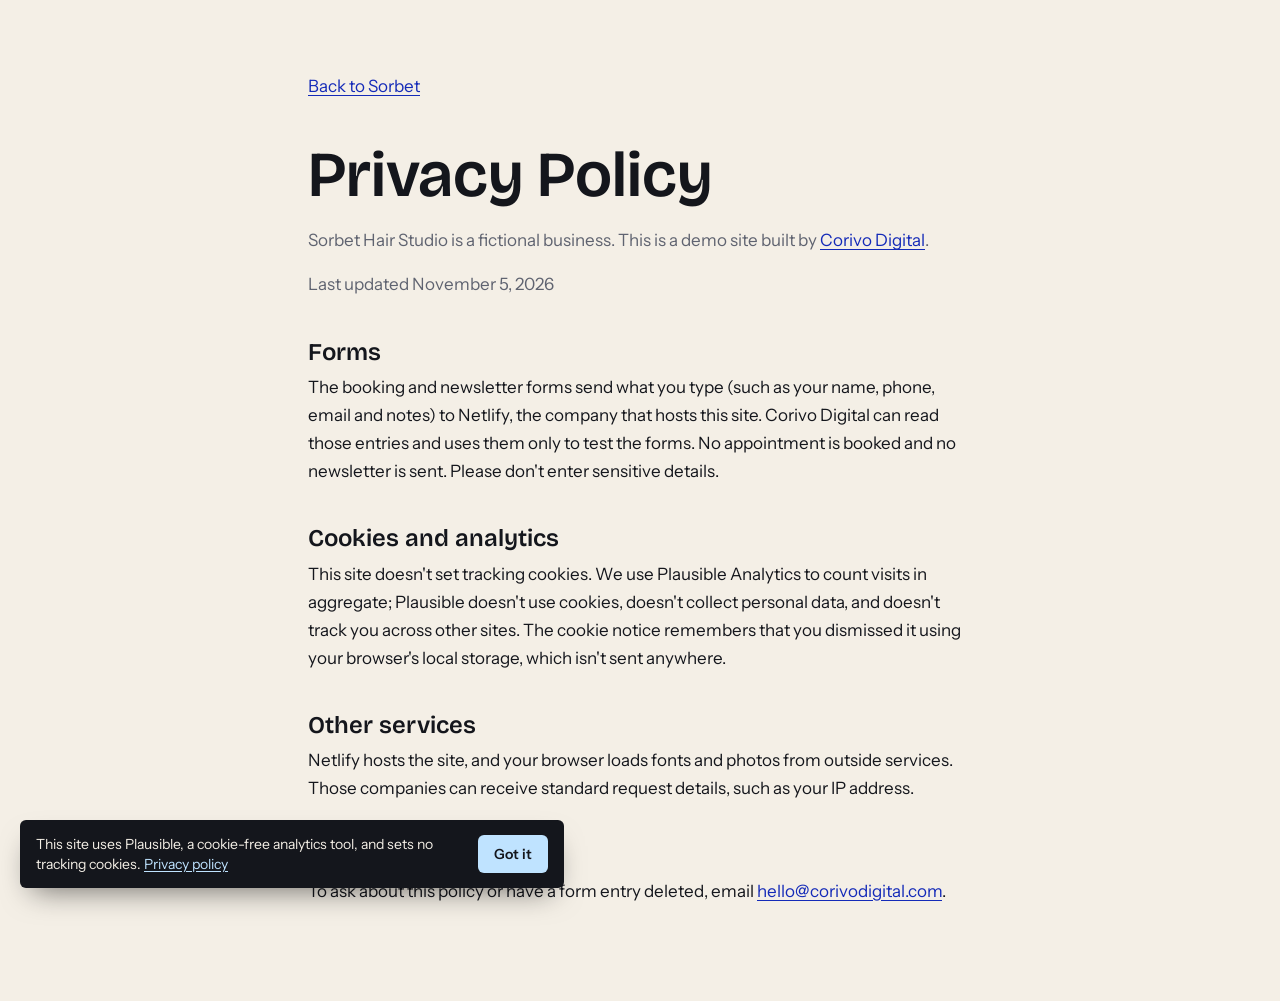
<file: privacy.html>
<!doctype html>
<html lang="en">
<head>
  <meta charset="utf-8">
  <meta name="viewport" content="width=device-width, initial-scale=1">
  <title>Privacy Policy | Sorbet Hair Studio</title>
  <meta name="description" content="How this Sorbet Hair Studio demo site handles information.">
  <link rel="canonical" href="https://salon.corivodigital.com/privacy.html">
  <meta name="theme-color" content="#f4efe6">
  <link rel="icon" href="/images/favicon.svg" type="image/svg+xml">
  <link rel="preconnect" href="https://fonts.googleapis.com">
  <link rel="preconnect" href="https://fonts.gstatic.com" crossorigin>
  <link href="https://fonts.googleapis.com/css2?family=Bricolage+Grotesque:opsz,wght@12..96,700&family=Instrument+Sans:wght@400;500&display=swap" rel="stylesheet">
  <link rel="stylesheet" href="/legal.css">
  <script src="/cookie-notice.js" defer></script>
  <!-- Privacy-friendly analytics by Plausible -->
  <script async src="https://plausible.io/js/pa-oLxXtuXEi0QqiUmvZrWHW.js"></script>
  <script>
    window.plausible=window.plausible||function(){(plausible.q=plausible.q||[]).push(arguments)},plausible.init=plausible.init||function(i){plausible.o=i||{}};
    plausible.init()
  </script>
</head>
<body>
  <main>
    <a class="back" href="/">Back to Sorbet</a>
    <h1>Privacy Policy</h1>
    <p class="note">Sorbet Hair Studio is a fictional business. This is a demo site built by <a href="https://corivodigital.com">Corivo Digital</a>.</p>
    <p class="note">Last updated November 5, 2026</p>
    <h2>Forms</h2>
    <p>The booking and newsletter forms send what you type (such as your name, phone, email and notes) to Netlify, the company that hosts this site. Corivo Digital can read those entries and uses them only to test the forms. No appointment is booked and no newsletter is sent. Please don't enter sensitive details.</p>
    <h2>Cookies and analytics</h2>
    <p>This site doesn't set tracking cookies. We use Plausible Analytics to count visits in aggregate; Plausible doesn't use cookies, doesn't collect personal data, and doesn't track you across other sites. The cookie notice remembers that you dismissed it using your browser's local storage, which isn't sent anywhere.</p>
    <h2>Other services</h2>
    <p>Netlify hosts the site, and your browser loads fonts and photos from outside services. Those companies can receive standard request details, such as your IP address.</p>
    <h2>Contact</h2>
    <p>To ask about this policy or have a form entry deleted, email <a href="mailto:hello@corivodigital.com">hello@corivodigital.com</a>.</p>
  </main>
</body>
</html>
</file>
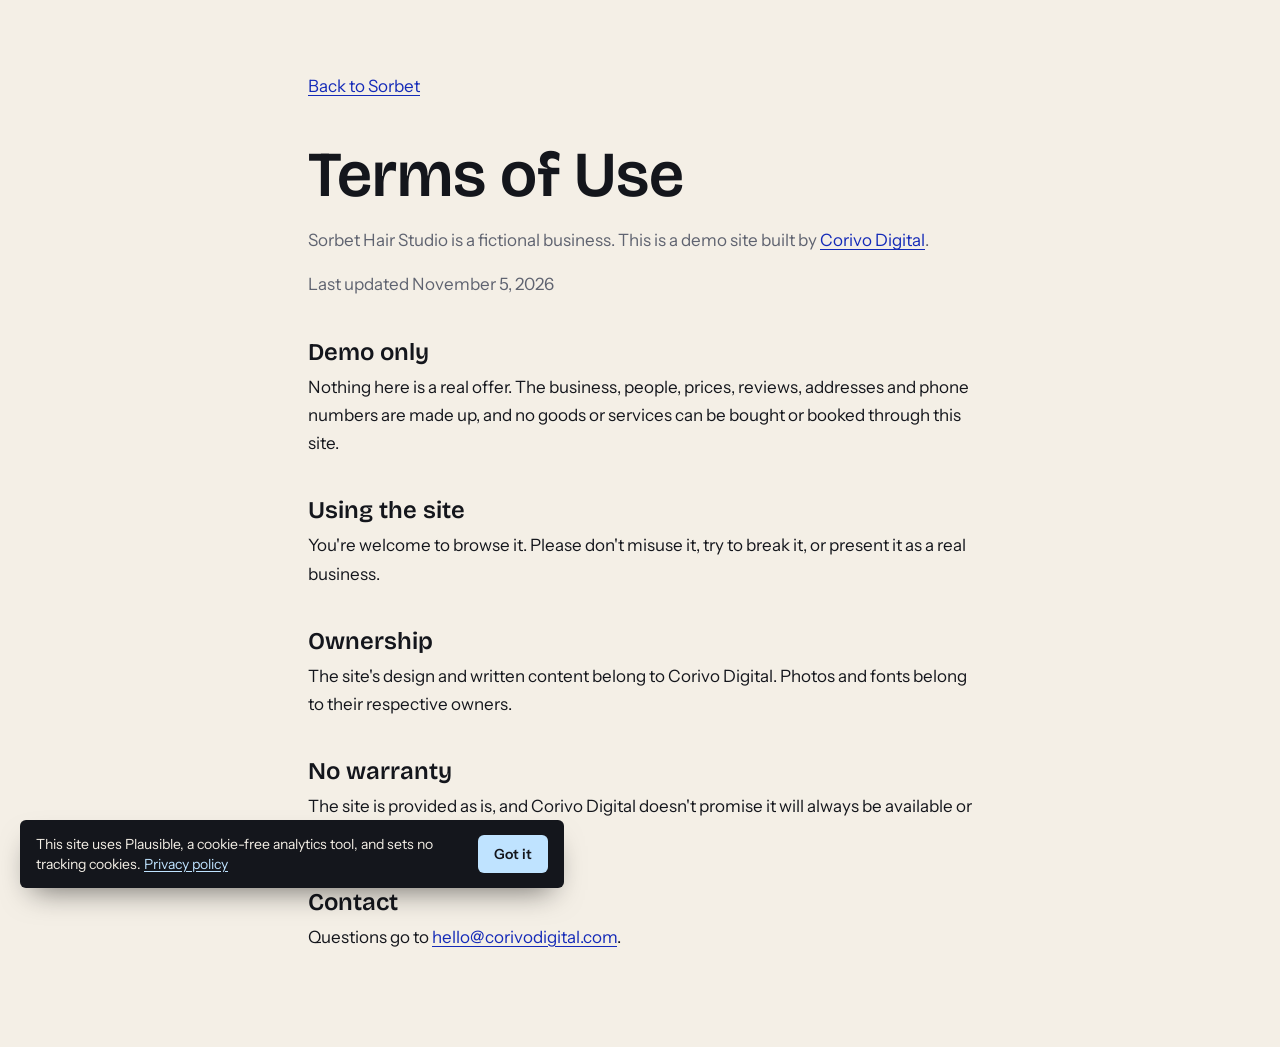
<file: terms.html>
<!doctype html>
<html lang="en">
<head>
  <meta charset="utf-8">
  <meta name="viewport" content="width=device-width, initial-scale=1">
  <title>Terms of Use | Sorbet Hair Studio</title>
  <meta name="description" content="Terms for using this Sorbet Hair Studio demo site.">
  <link rel="canonical" href="https://salon.corivodigital.com/terms.html">
  <meta name="theme-color" content="#f4efe6">
  <link rel="icon" href="/images/favicon.svg" type="image/svg+xml">
  <link rel="preconnect" href="https://fonts.googleapis.com">
  <link rel="preconnect" href="https://fonts.gstatic.com" crossorigin>
  <link href="https://fonts.googleapis.com/css2?family=Bricolage+Grotesque:opsz,wght@12..96,700&family=Instrument+Sans:wght@400;500&display=swap" rel="stylesheet">
  <link rel="stylesheet" href="/legal.css">
  <script src="/cookie-notice.js" defer></script>
  <!-- Privacy-friendly analytics by Plausible -->
  <script async src="https://plausible.io/js/pa-oLxXtuXEi0QqiUmvZrWHW.js"></script>
  <script>
    window.plausible=window.plausible||function(){(plausible.q=plausible.q||[]).push(arguments)},plausible.init=plausible.init||function(i){plausible.o=i||{}};
    plausible.init()
  </script>
</head>
<body>
  <main>
    <a class="back" href="/">Back to Sorbet</a>
    <h1>Terms of Use</h1>
    <p class="note">Sorbet Hair Studio is a fictional business. This is a demo site built by <a href="https://corivodigital.com">Corivo Digital</a>.</p>
    <p class="note">Last updated November 5, 2026</p>
    <h2>Demo only</h2>
    <p>Nothing here is a real offer. The business, people, prices, reviews, addresses and phone numbers are made up, and no goods or services can be bought or booked through this site.</p>
    <h2>Using the site</h2>
    <p>You're welcome to browse it. Please don't misuse it, try to break it, or present it as a real business.</p>
    <h2>Ownership</h2>
    <p>The site's design and written content belong to Corivo Digital. Photos and fonts belong to their respective owners.</p>
    <h2>No warranty</h2>
    <p>The site is provided as is, and Corivo Digital doesn't promise it will always be available or error free.</p>
    <h2>Contact</h2>
    <p>Questions go to <a href="mailto:hello@corivodigital.com">hello@corivodigital.com</a>.</p>
  </main>
</body>
</html>
</file>
<file: legal.css>
:root { --bg:#f4efe6; --ink:#14161c; --muted:#5f6370; --accent:#142ab8; }
* { box-sizing: border-box; }
html { -webkit-text-size-adjust: 100%; }
body { margin: 0; background: var(--bg); color: var(--ink); font-family: "Instrument Sans", system-ui, sans-serif; font-size: 1.0625rem; line-height: 1.65; }
main { width: min(44rem, 100%); margin: 0 auto; padding: 4rem 1.25rem 5rem; }
main.center { min-height: 100vh; display: flex; flex-direction: column; justify-content: center; }
h1, h2 { font-family: "Bricolage Grotesque", Georgia, serif; font-weight: 600; line-height: 1.1; }
h1 { font-size: clamp(2.5rem, 9vw, 4rem); margin: 0 0 1rem; }
h2 { font-size: 1.5rem; margin: 2.5rem 0 0.5rem; }
p { margin: 0 0 1rem; }
.note { color: var(--muted); }
a { color: var(--accent); text-underline-offset: 3px; }
a:focus-visible { outline: 2px solid var(--accent); outline-offset: 3px; }
.back { display: inline-block; padding: 0.5rem 0; margin-bottom: 2rem; }
</file>
